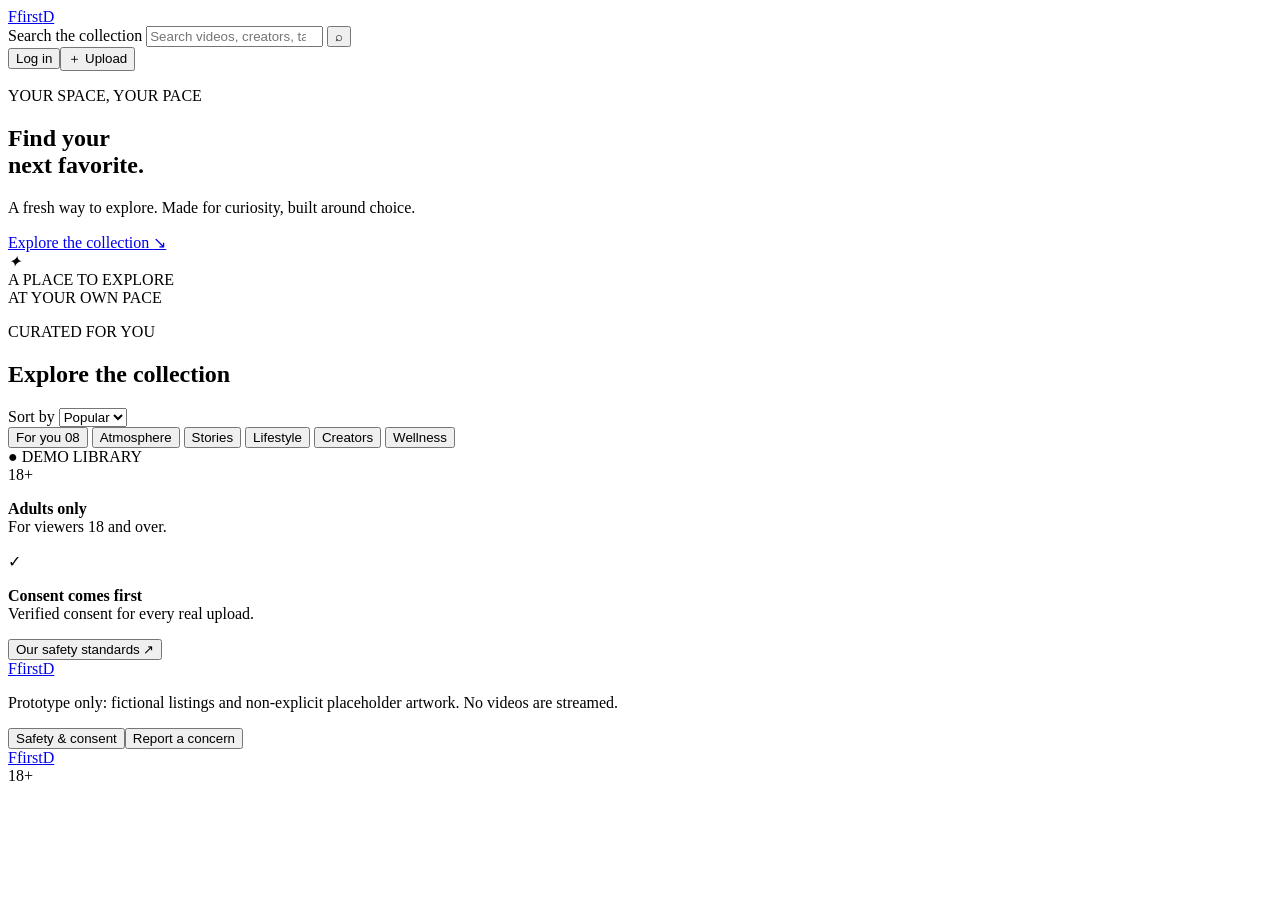
<file: firstd-appdeploy/index.html>
<!doctype html>
<html lang="en">
  <head>
    <meta charset="UTF-8" />
    <meta name="viewport" content="width=device-width, initial-scale=1.0" />
    <title>FirstD — Find your next favorite</title>
    <meta
      name="description"
      content="Explore FirstD's fictional demo library, with account-backed profiles and reports."
    />
    <meta name="theme-color" content="#111016" />
    <link rel="manifest" href="/manifest.webmanifest" />
    <link rel="icon" href="/resources/firstd.svg" type="image/svg+xml" />
    <link rel="preconnect" href="https://fonts.googleapis.com" />
    <link rel="preconnect" href="https://fonts.gstatic.com" crossorigin />
    <link
      href="https://fonts.googleapis.com/css2?family=DM+Sans:wght@400;500;600;700&family=Space+Grotesk:wght@400;500;600;700&display=swap"
      rel="stylesheet"
    />
  </head>
  <body>
    <header class="topbar">
      <a class="brand" href="#" aria-label="FirstD home"
        ><span class="brand-mark">F</span>first<span class="accent">D</span></a
      >
      <form class="search" id="search-form" role="search">
        <label class="sr-only" for="search">Search the collection</label>
        <input
          id="search"
          type="search"
          placeholder="Search videos, creators, tags..."
          autocomplete="off"
        />
        <button aria-label="Search" type="submit">⌕</button>
      </form>
      <div class="account-actions">
        <button class="account-button" id="login-open" type="button">
          Log in</button
        ><button class="account-button" id="account-open" type="button" hidden>
          Account</button
        ><button
          class="account-button signed-in"
          id="logout"
          type="button"
          hidden
        >
          Sign out</button
        ><button class="upload" id="upload-open" type="button">
          <span aria-hidden="true">＋</span> Upload
        </button>
      </div>
    </header>

    <main>
      <section class="hero">
        <div class="hero-copy">
          <p class="eyebrow">
            <span class="status-dot"></span> YOUR SPACE, YOUR PACE
          </p>
          <h1>Find your<br /><span class="accent">next favorite.</span></h1>
          <p>
            A fresh way to explore. Made for curiosity, built around choice.
          </p>
          <a class="hero-link" href="#discover"
            >Explore the collection <span aria-hidden="true">↘</span></a
          >
        </div>
        <div class="hero-art" aria-hidden="true">
          <div class="disc"></div>
          <i>✦</i>
        </div>
        <div class="hero-note">
          A PLACE TO EXPLORE<br /><span>AT YOUR OWN PACE</span>
        </div>
      </section>

      <section id="discover" class="collection">
        <div class="section-title">
          <div>
            <p class="eyebrow">CURATED FOR YOU</p>
            <h2>Explore the collection</h2>
          </div>
          <label class="sort"
            >Sort by
            <select id="sort">
              <option value="popular">Popular</option>
              <option value="newest">Newest</option>
              <option value="title">A–Z</option>
            </select>
          </label>
        </div>
        <nav id="categories" class="categories" aria-label="Filter by category">
          <button class="chip active" aria-pressed="true" data-category="All">
            For you <span>08</span>
          </button>
          <button class="chip" aria-pressed="false" data-category="Atmosphere">
            Atmosphere
          </button>
          <button class="chip" aria-pressed="false" data-category="Stories">
            Stories
          </button>
          <button class="chip" aria-pressed="false" data-category="Lifestyle">
            Lifestyle
          </button>
          <button class="chip" aria-pressed="false" data-category="Creators">
            Creators
          </button>
          <button class="chip" aria-pressed="false" data-category="Wellness">
            Wellness
          </button>
        </nav>
        <div class="result-line">
          <span id="result-count" aria-live="polite"></span
          ><span class="demo-tag">● DEMO LIBRARY</span>
        </div>
        <div class="grid" id="grid"></div>
        <div class="empty" id="empty" hidden>
          <span aria-hidden="true">⌕</span>
          <h3>No matches this time</h3>
          <p>Try another search or choose a different category.</p>
          <button class="link-button" id="clear">Clear filters</button>
        </div>
      </section>

      <section class="trust" aria-label="Community standards">
        <div>
          <span class="trust-icon">18+</span>
          <p><strong>Adults only</strong><br />For viewers 18 and over.</p>
        </div>
        <div>
          <span class="trust-icon">✓</span>
          <p>
            <strong>Consent comes first</strong><br />Verified consent for every
            real upload.
          </p>
        </div>
        <button class="outline-button" id="standards-open" type="button">
          Our safety standards <span>↗</span>
        </button>
      </section>
    </main>

    <footer>
      <a class="brand footer-brand" href="#"
        ><span class="brand-mark">F</span>first<span class="accent">D</span></a
      >
      <p>
        Prototype only: fictional listings and non-explicit placeholder artwork.
        No videos are streamed.
      </p>
      <div>
        <button id="footer-standards" type="button">Safety &amp; consent</button
        ><button id="footer-report" type="button">Report a concern</button>
      </div>
    </footer>

    <dialog
      class="dialog form-dialog"
      id="account-dialog"
      aria-labelledby="account-title"
    >
      <form method="dialog">
        <button class="close" aria-label="Close">×</button>
      </form>
      <p class="eyebrow accent">YOUR FIRSTD ACCOUNT</p>
      <h2 id="account-title">Account</h2>
      <p class="intro" id="account-email">Signed in to FirstD</p>
      <form id="profile-form">
        <label for="profile-name">Display name</label>
        <input
          id="profile-name"
          type="text"
          maxlength="80"
          required
          autocomplete="nickname"
        />
        <button class="primary" type="submit">Save profile</button>
      </form>
      <section class="account-reports" aria-labelledby="reports-title">
        <h3 id="reports-title">My reports</h3>
        <ul id="report-list">
          <li>Sign in to view your reports.</li>
        </ul>
      </section>
    </dialog>

    <div
      class="age-backdrop"
      id="age-gate"
      role="dialog"
      aria-modal="true"
      aria-labelledby="age-title"
    >
      <div class="age-card">
        <a class="brand" href="#"
          ><span class="brand-mark">F</span>first<span class="accent"
            >D</span
          ></a
        >
        <div class="age-symbol">18<span>+</span></div>
</file>
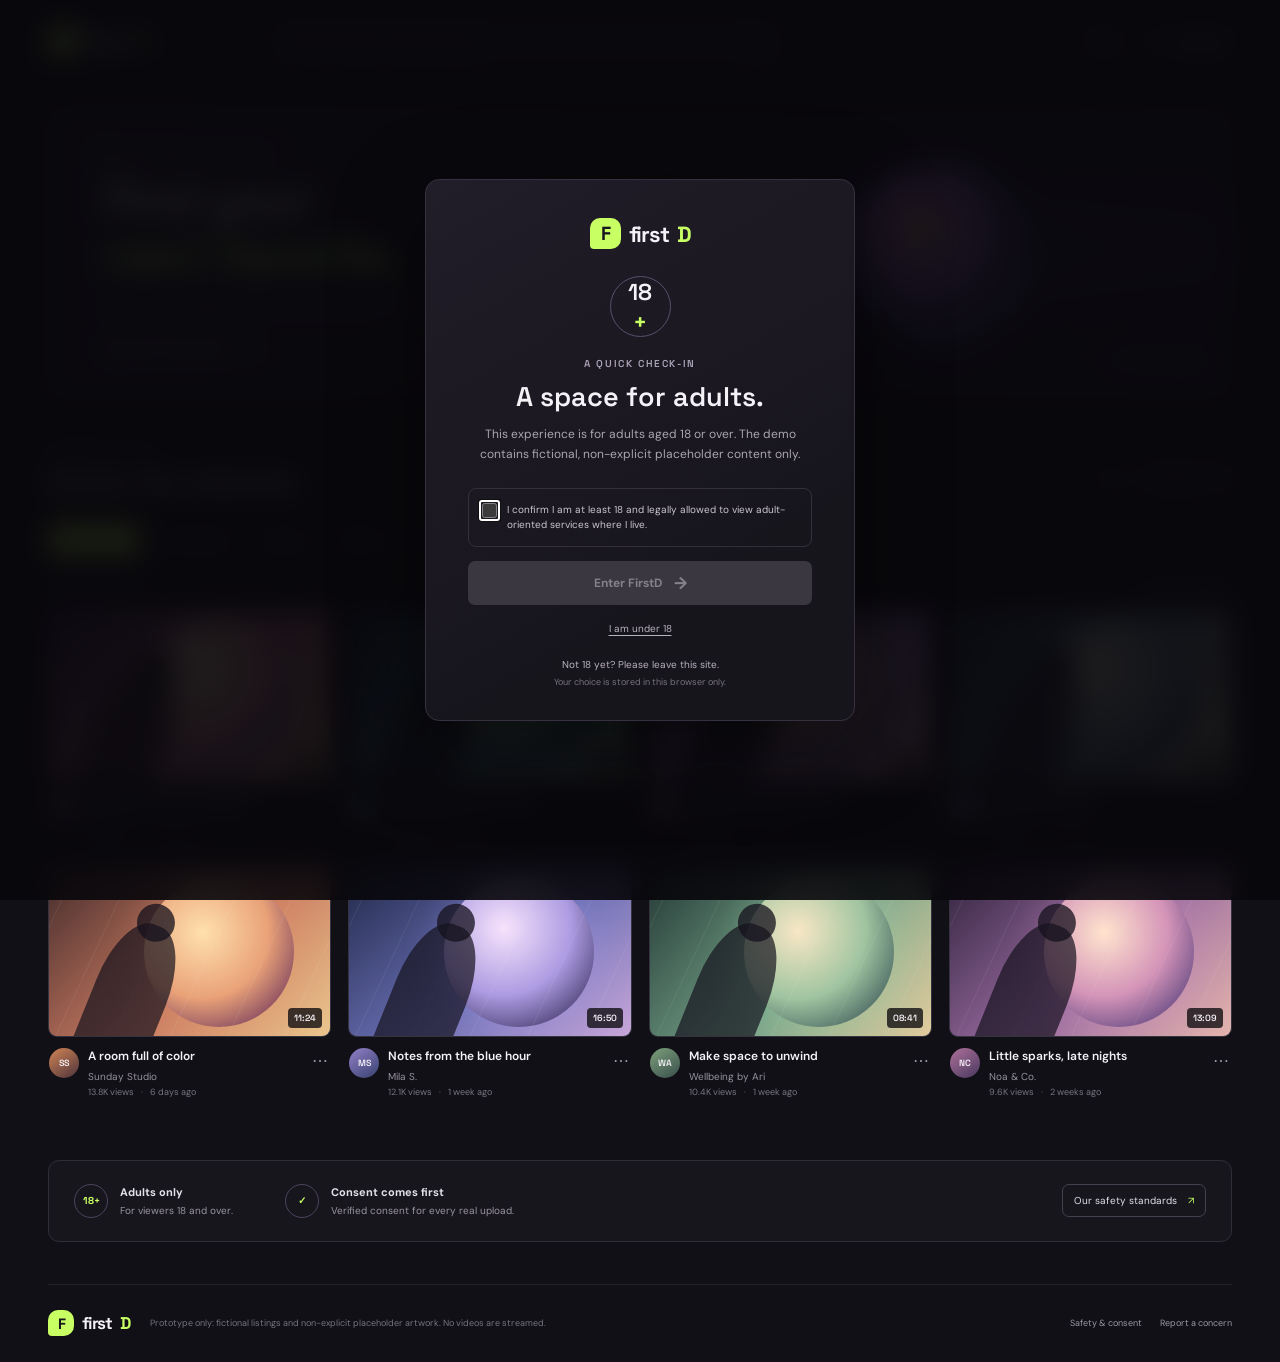
<file: firstd-website/index.html>
<!doctype html>
<html lang="en">
<head>
  <meta charset="utf-8">
  <meta name="viewport" content="width=device-width, initial-scale=1">
  <meta name="theme-color" content="#111016">
  <link rel="manifest" href="manifest.webmanifest">
  <link rel="icon" href="icons/firstd.svg" type="image/svg+xml">
  <meta name="apple-mobile-web-app-capable" content="yes">
  <meta name="apple-mobile-web-app-status-bar-style" content="black-translucent">
  <meta name="apple-mobile-web-app-title" content="FirstD">
  <meta name="description" content="FirstD is an original adult-oriented discovery site prototype with fictional, non-explicit demo listings.">
  <title>FirstD — Find your next favorite</title>
  <link rel="stylesheet" href="styles.css">
  <script src="app.js" defer></script>
</head>
<body>
  <header class="topbar">
    <a class="brand" href="#" aria-label="FirstD home"><span class="brand-mark">F</span>first<span class="accent">D</span></a>
    <form class="search" id="search-form" role="search">
      <label class="sr-only" for="search">Search the collection</label>
      <input id="search" type="search" placeholder="Search videos, creators, tags..." autocomplete="off">
      <button aria-label="Search" type="submit">⌕</button>
    </form>
    <div class="account-actions"><button class="account-button" id="login-open" type="button">Log in</button><button class="account-button signed-in" id="logout" type="button" hidden>Sign out</button><button class="upload" id="upload-open" type="button"><span aria-hidden="true">＋</span> Upload</button></div>
  </header>

  <main>
    <section class="hero">
      <div class="hero-copy">
        <p class="eyebrow"><span class="status-dot"></span> YOUR SPACE, YOUR PACE</p>
        <h1>Find your<br><span class="accent">next favorite.</span></h1>
        <p>A fresh way to explore. Made for curiosity, built around choice.</p>
        <a class="hero-link" href="#discover">Explore the collection <span aria-hidden="true">↘</span></a>
      </div>
      <div class="hero-art" aria-hidden="true"><div class="disc"></div><i>✦</i></div>
      <div class="hero-note">A PLACE TO EXPLORE<br><span>AT YOUR OWN PACE</span></div>
    </section>

    <section id="discover" class="collection">
      <div class="section-title">
        <div><p class="eyebrow">CURATED FOR YOU</p><h2>Explore the collection</h2></div>
        <label class="sort">Sort by
          <select id="sort">
            <option value="popular">Popular</option>
            <option value="newest">Newest</option>
            <option value="title">A–Z</option>
          </select>
        </label>
      </div>
      <nav id="categories" class="categories" aria-label="Filter by category">
        <button class="chip active" aria-pressed="true" data-category="All">For you <span>08</span></button>
        <button class="chip" aria-pressed="false" data-category="Atmosphere">Atmosphere</button>
        <button class="chip" aria-pressed="false" data-category="Stories">Stories</button>
        <button class="chip" aria-pressed="false" data-category="Lifestyle">Lifestyle</button>
        <button class="chip" aria-pressed="false" data-category="Creators">Creators</button>
        <button class="chip" aria-pressed="false" data-category="Wellness">Wellness</button>
      </nav>
      <div class="result-line"><span id="result-count" aria-live="polite"></span><span class="demo-tag">● DEMO LIBRARY</span></div>
      <div class="grid" id="grid"></div>
      <div class="empty" id="empty" hidden>
        <span aria-hidden="true">⌕</span><h3>No matches this time</h3>
        <p>Try another search or choose a different category.</p><button class="link-button" id="clear">Clear filters</button>
      </div>
    </section>

    <section class="trust" aria-label="Community standards">
      <div><span class="trust-icon">18+</span><p><strong>Adults only</strong><br>For viewers 18 and over.</p></div>
      <div><span class="trust-icon">✓</span><p><strong>Consent comes first</strong><br>Verified consent for every real upload.</p></div>
      <button class="outline-button" id="standards-open" type="button">Our safety standards <span>↗</span></button>
    </section>
  </main>

  <footer>
    <a class="brand footer-brand" href="#"><span class="brand-mark">F</span>first<span class="accent">D</span></a>
    <p>Prototype only: fictional listings and non-explicit placeholder artwork. No videos are streamed.</p>
    <div><button id="footer-standards" type="button">Safety &amp; consent</button><button id="footer-report" type="button">Report a concern</button></div>
  </footer>

  <dialog class="dialog form-dialog auth-dialog" id="login-dialog" aria-labelledby="login-title">
    <form method="dialog"><button class="close" aria-label="Close">×</button></form>
    <p class="eyebrow accent">WELCOME BACK</p><h2 id="login-title">Log in to FirstD</h2>
    <p class="intro">Demo only. This prototype does not verify accounts or send credentials to a server.</p>
    <form id="login-form">
      <label for="login-email">Email</label>
      <input id="login-email" type="email" autocomplete="username" required placeholder="you@example.com">
      <label for="login-password">Password</label>
      <input id="login-password" type="password" autocomplete="current-password" required minlength="1" placeholder="Any value for this demo">
      <p class="form-note">Your password is used only to complete this demo form. It is not stored or transmitted.</p>
      <button class="primary" type="submit">Continue <span>→</span></button>
    </form>
  </dialog>

  <div class="age-backdrop" id="age-gate" role="dialog" aria-modal="true" aria-labelledby="age-title">
    <div class="age-card">
      <a class="brand" href="#"><span class="brand-mark">F</span>first<span class="accent">D</span></a>
      <div class="age-symbol">18<span>+</span></div>
      <p class="eyebrow accent">A QUICK CHECK-IN</p>
      <h2 id="age-title">A space for adults.</h2>
      <p class="age-copy">This experience is for adults aged 18 or over. The demo contains fictional, non-explicit placeholder content only.</p>
      <label class="age-check"><input id="age-check" type="checkbox"><span>I confirm I am at least 18 and legally allowed to view adult-oriented services where I live.</span></label>
      <button class="primary" id="age-enter" type="button" disabled>Enter FirstD <span>→</span></button>
      <button class="decline" id="age-decline" type="button">I am under 18</button>
      <p class="age-exit">Not 18 yet? Please leave this site.</p>
      <p class="age-privacy">Your choice is stored in this browser only.</p>
    </div>
  </div>

  <div class="age-backdrop" id="blocked-gate" role="dialog" aria-modal="true" aria-labelledby="blocked-title" hidden>
    <div class="age-card">
      <a class="brand" href="#"><span class="brand-mark">F</span>first<span class="accent">D</span></a>
      <div class="age-symbol">18<span>+</span></div>
      <h2 id="blocked-title">This space is for adults.</h2>
      <p class="age-copy">You need to confirm that you are 18 or over to continue.</p>
      <button class="primary" id="return-age" type="button">Return to age check <span>→</span></button>
    </div>
  </div>

  <dialog class="dialog video-dialog" id="video-dialog" aria-labelledby="detail-title">
    <form method="dialog"><button class="close" aria-label="Close">×</button></form>
    <div class="player" id="player"><span class="play-icon">▶</span><span class="player-label">NON-EXPLICIT DEMO PREVIEW</span></div>
    <div class="detail">
      <div class="detail-line"><span id="detail-category"></span><span id="detail-duration"></span></div>
      <h2 id="detail-title"></h2><p id="detail-creator" class="detail-creator"></p>
      <p id="detail-description" class="description"></p>
      <div class="detail-actions"><button class="outline-button" id="detail-report" type="button">⚑ Report this listing</button><span>Sample listing · no media is streamed</span></div>
    </div>
  </dialog>

  <dialog class="dialog form-dialog" id="report-dialog" aria-labelledby="report-title">
    <form method="dialog"><button class="close" aria-label="Close">×</button></form>
    <p class="eyebrow accent">COMMUNITY SAFETY</p><h2 id="report-title">Report a concern</h2>
    <p class="intro">Tell us why this listing needs attention. Reports help keep a community safe.</p>
    <form id="report-form">
      <label for="report-reason">Reason for report</label>
      <select id="report-reason" required>
        <option value="">Choose a reason</option>
        <option>Non-consensual or intimate content</option>
        <option>Person may be under 18</option>
        <option>Copyright or ownership concern</option>
        <option>Misleading or harmful listing</option>
        <option>Other safety concern</option>
      </select>
      <label for="report-details">Additional details <span>(optional)</span></label>
      <textarea id="report-details" rows="3" maxlength="500" placeholder="Share only information relevant to your report."></textarea>
      <p class="form-note">Prototype only: the report stays in your browser and is not sent to a moderation team.</p>
      <button class="primary" type="submit">Submit demo report</button>
    </form>
  </dialog>

  <dialog class="dialog form-dialog" id="upload-dialog" aria-labelledby="upload-title">
    <form method="dialog"><button class="close" aria-label="Close">×</button></form>
    <p class="eyebrow accent">CREATOR SAFETY</p><h2 id="upload-title">Before you share</h2>
    <p class="intro">Uploads are not enabled in this prototype. Any future user-upload platform should require:</p>
    <ul class="standards-list">
      <li><strong>Everyone depicted is 18+.</strong> Reliably verify age before publication.</li>
      <li><strong>Documented informed consent</strong> from every person shown, including permission to distribute.</li>
      <li><strong>Ownership or a valid license</strong> for every submitted work.</li>
      <li><strong>Clear, prompt reporting and takedown</strong> for illegal or non-consensual content.</li>
    </ul>
    <p class="form-note">This demo does not accept, store, or publish uploads. A real service needs robust age and consent checks plus staffed moderation before launch.</p>
    <button class="primary" id="upload-close" type="button">I understand</button>
  </dialog>

  <dialog class="dialog form-dialog" id="standards-dialog" aria-labelledby="standards-title">
    <form method="dialog"><button class="close" aria-label="Close">×</button></form>
    <p class="eyebrow accent">FIRSTD COMMUNITY</p><h2 id="standards-title">Safety, consent &amp; reporting</h2>
    <p class="intro">A responsible user-upload platform puts people first. This prototype is designed around these standards:</p>
    <ul class="standards-list">
      <li><strong>Adults only:</strong> verify age for all creators and everyone depicted; no minors, ever.</li>
      <li><strong>Explicit consent:</strong> documented permission to record and distribute from every person depicted.</li>
      <li><strong>Respect ownership:</strong> uploaders own or have permission to publish submissions.</li>
      <li><strong>Easy reporting:</strong> clear, accessible channels for urgent safety and takedown concerns.</li>
      <li><strong>Active moderation:</strong> trained human review, timely escalation, and transparent decisions.</li>
    </ul>
    <p class="form-note">No uploads, real videos, or moderation backend are connected to this demo.</p>
    <button class="primary" id="standards-close" type="button">Got it</button>
  </dialog>
  <div class="toast" id="toast" role="status" aria-live="polite"></div>
</body>
</html>
</file>
<file: firstd-website/styles.css>
@import url("https://fonts.googleapis.com/css2?family=DM+Sans:wght@400;500;600;700&family=Space+Grotesk:wght@400;500;600;700&display=swap");

:root{color-scheme:dark;--bg:#111016;--surface:#19171f;--raised:#211e28;--line:#302d38;--muted:#9995a2;--text:#f4f1f7;--lime:#c8ff63;--purple:#9c78ff;--sans:"DM Sans","Segoe UI",sans-serif;--display:"Space Grotesk","Segoe UI",sans-serif}
*{box-sizing:border-box}html{scroll-behavior:smooth}body{margin:0;padding:0 48px;background:var(--bg);color:var(--text);font:14px var(--sans)}button,input,select,textarea{font:inherit;color:inherit}button,a,select{ -webkit-tap-highlight-color:transparent}button{cursor:pointer}a{color:inherit;text-decoration:none}.accent{color:var(--lime)}.sr-only{position:absolute;width:1px;height:1px;padding:0;margin:-1px;overflow:hidden;clip:rect(0,0,0,0);white-space:nowrap;border:0}
body>header,main,footer{max-width:1344px;margin-left:auto;margin-right:auto}
.topbar{min-height:82px;display:grid;grid-template-columns:190px minmax(220px,510px) 1fr;gap:32px;align-items:center;border-bottom:1px solid rgba(255,255,255,.06)}
.brand{display:inline-flex;align-items:center;gap:8px;width:max-content;font:700 22px var(--display);letter-spacing:-1.2px}.brand-mark{display:grid;place-items:center;width:31px;height:31px;border-radius:10px 10px 10px 4px;background:var(--lime);color:#17151d;font:700 19px var(--display)}
.search{position:relative}.search input{width:100%;height:44px;padding:0 47px 0 16px;border:1px solid #302d37;border-radius:8px;background:#1a1820;outline:none}.search input:focus{border-color:#8875b2}.search input::placeholder{color:#77727f}.search button{position:absolute;right:5px;top:4px;width:35px;height:35px;border:0;background:none;color:#aaa5b1;font-size:27px}
.upload{justify-self:end;border:0;background:none;color:#ddd9e3;font-weight:600}.upload:hover{color:var(--lime)}.upload span{margin-right:6px;color:var(--lime);font-size:20px;vertical-align:-1px}
.hero{position:relative;display:flex;align-items:center;min-height:285px;margin:27px auto 48px;padding:38px 54px;overflow:hidden;isolation:isolate;border:1px solid #2e2939;border-radius:15px;background:radial-gradient(ellipse at 76% 48%,rgba(137,96,197,.24),transparent 38%),linear-gradient(110deg,#221e2b,#1a1721 62%,#211b2b)}
.hero-copy{z-index:2}.eyebrow{margin:0 0 12px;color:#aaa2b7;font:600 10px var(--display);letter-spacing:1.6px}.status-dot{display:inline-block;width:7px;height:7px;margin-right:8px;border-radius:50%;background:var(--lime);box-shadow:0 0 13px #c8ff6380}
.hero h1{margin:0;font:600 clamp(36px,4.2vw,50px)/1.1 var(--display);letter-spacing:-2.4px}.hero-copy>p:not(.eyebrow){margin:14px 0 21px;color:#aaa5b2;font-size:13px}.hero-link{font-size:12px;font-weight:600}.hero-link span{margin-left:12px;color:var(--lime);font-size:18px}
.hero-art{position:absolute;inset:0 0 0 46%;overflow:hidden}.disc{position:absolute;top:50%;left:54%;width:180px;height:180px;transform:translate(-50%,-50%);border:1px solid #b5a2d633;border-radius:50%;background:radial-gradient(circle at 41% 36%,#f6c98d 0 4%,#c883e1 19%,#7255ad 48%,#282438 69%,#a68eff 71%,#6b5793 73%,#201d2a 76%);box-shadow:0 0 50px #a682ff33}.disc:after{content:"";position:absolute;top:50%;left:50%;width:18px;height:18px;transform:translate(-50%,-50%);border:5px solid #574179;border-radius:50%;background:#e8d9ff}.hero-art:before,.hero-art:after{content:"";position:absolute;top:50%;left:54%;width:350px;height:150px;transform:translate(-50%,-50%) rotate(36deg);border:1px solid #c8ff6324;border-radius:50%}.hero-art:after{width:410px;height:210px;transform:translate(-50%,-50%) rotate(-53deg);border-color:#cab2ff20}.hero-art i{position:absolute;top:23%;left:21%;color:var(--lime);font-size:18px}.hero-note{position:absolute;right:24px;bottom:20px;color:#aaa2b7;font:600 8px/1.7 var(--display);letter-spacing:1.3px;text-align:right}.hero-note span{color:#696473}
.section-title{display:flex;justify-content:space-between;align-items:end}.section-title .eyebrow{margin-bottom:7px}.section-title h2{margin:0;font:600 25px var(--display);letter-spacing:-.8px}.sort{display:flex;align-items:center;gap:9px;padding-bottom:3px;color:var(--muted);font-size:11px}.sort select{min-width:92px;padding:8px 10px;border:1px solid var(--line);border-radius:7px;background:var(--surface);font-size:11px}
.categories{display:flex;gap:9px;margin:25px 0 22px;padding-bottom:3px;overflow-x:auto;scrollbar-width:none}.categories::-webkit-scrollbar{display:none}.chip{flex:0 0 auto;padding:9px 14px;border:1px solid #302d37;border-radius:8px;background:transparent;color:#aaa6b1;font-size:11px}.chip:hover{border-color:#777083;color:var(--text)}.chip.active{border-color:var(--lime);background:var(--lime);color:#171a10;font-weight:700}.chip span{margin-left:5px;opacity:.65;font-size:9px}
.result-line{display:flex;justify-content:space-between;align-items:center;margin:0 1px 14px;color:#9d99a5;font-size:11px}.result-line span:first-child{margin:0}.demo-tag{font:600 9px var(--display);letter-spacing:1px}.demo-tag:first-letter{color:var(--lime)}
.grid{display:grid;grid-template-columns:repeat(4,minmax(0,1fr));gap:26px 17px}.card{min-width:0;cursor:pointer}.thumbnail{position:relative;aspect-ratio:1.67/1;overflow:hidden;border:1px solid #ffffff12;border-radius:9px;background:#262332;transition:transform .18s,border-color .18s}.card:hover .thumbnail,.card:focus-visible .thumbnail{transform:translateY(-2px);border-color:#c8ff6375}
.thumb-art{position:absolute;inset:0;overflow:hidden;background:var(--bg-art)}.thumb-art:before{content:"";position:absolute;width:150px;height:150px;right:13%;top:50%;transform:translateY(-50%);border-radius:50%;background:var(--object);box-shadow:0 0 42px var(--glow)}.thumb-art:after{content:"";position:absolute;inset:0;opacity:.3;background:repeating-linear-gradient(115deg,transparent 0 24px,#ffffff38 25px,transparent 26px 52px)}.silhouette{position:absolute;z-index:1;left:15%;bottom:-44px;width:74px;height:160px;transform:rotate(22deg);border-radius:45% 45% 8px 8px;background:#14111cb0}.silhouette:after{content:"";position:absolute;top:-21px;left:15px;width:38px;height:38px;border-radius:50%;background:#14111cc0}
.art-1{--bg-art:linear-gradient(135deg,#392245,#bb6f88 56%,#f4bb82);--object:radial-gradient(circle at 34% 32%,#ffe9c8,#e89c9a 46%,#885c9b 75%);--glow:#f6aec355}.art-2{--bg-art:linear-gradient(125deg,#152e40,#4b8c97 54%,#b5d4b0);--object:radial-gradient(circle at 42% 39%,#f8e6c0,#86c5b6 48%,#38637d 75%);--glow:#71d7d055}.art-3{--bg-art:linear-gradient(145deg,#402b56,#b087c8 54%,#efb3bd);--object:radial-gradient(circle at 40% 36%,#fff0db,#d8a6c5 49%,#71568d 77%);--glow:#ca99ec55}.art-4{--bg-art:linear-gradient(125deg,#172d3a,#64879a 56%,#d6c9a1);--object:radial-gradient(circle at 35% 32%,#eae9d3,#7fa2ab 52%,#364a67 78%);--glow:#9bcdd055}.art-5{--bg-art:linear-gradient(135deg,#452c2c,#c97a61 55%,#ebc68d);--object:radial-gradient(circle at 39% 37%,#ffe0ad,#e9a278 50%,#8c4f62 79%);--glow:#ee9c6955}.art-6{--bg-art:linear-gradient(140deg,#22294a,#686eb2 54%,#c8a6d9);--object:radial-gradient(circle at 40% 34%,#f7e3fc,#ad9ce2 50%,#594d83 79%);--glow:#b3a1ff55}.art-7{--bg-art:linear-gradient(130deg,#243a36,#77a48a 55%,#e2cc9e);--object:radial-gradient(circle at 36% 36%,#f8e7c5,#a0c4a0 50%,#57756c 78%);--glow:#ace4ae55}.art-8{--bg-art:linear-gradient(135deg,#33253f,#986a9f 53%,#e5b5ad);--object:radial-gradient(circle at 40% 37%,#ffe4ce,#d494b8 49%,#76558b 78%);--glow:#de96cc55}
.duration{position:absolute;z-index:2;right:8px;bottom:8px;padding:4px 6px;border-radius:4px;background:#0c0b0fc7;font:600 9px var(--display)}.play{position:absolute;z-index:2;top:50%;left:50%;display:grid;place-items:center;width:40px;height:40px;transform:translate(-50%,-50%) scale(.85);border:1px solid #ffffff70;border-radius:50%;background:#14101a80;opacity:0;transition:.18s}.card:hover .play,.card:focus-visible .play{transform:translate(-50%,-50%) scale(1);opacity:1}
.meta{display:flex;gap:9px;padding:11px 1px 0}.creator-avatar{flex:0 0 auto;display:grid;place-items:center;width:30px;height:30px;border-radius:50%;background:linear-gradient(145deg,var(--av1),var(--av2));font:600 9px var(--display)}.av-1{--av1:#8d4e76;--av2:#36263f}.av-2{--av1:#468b87;--av2:#243950}.av-3{--av1:#bb776a;--av2:#503c73}.av-4{--av1:#7384a3;--av2:#3b455f}.av-5{--av1:#d28556;--av2:#4d333b}.av-6{--av1:#9480c8;--av2:#36426f}.av-7{--av1:#7da07a;--av2:#394f4d}.av-8{--av1:#ae719b;--av2:#49385e}.copy{flex:1;min-width:0}.title{margin:0 0 5px;overflow:hidden;font-size:12px;font-weight:600;line-height:1.45;text-overflow:ellipsis;white-space:nowrap}.creator{margin:0 0 3px;color:#96919d;font-size:10px}.stats{display:flex;gap:7px;color:#787480;font-size:9px}.more{flex:0 0 auto;width:24px;height:26px;border:0;background:none;color:#9994a0;font-size:16px}.empty{padding:62px 10px 70px;text-align:center}.empty>span{color:var(--purple);font-size:35px}.empty h3{margin:12px 0 7px;font:600 18px var(--display)}.empty p{color:var(--muted);font-size:12px}.link-button{border:0;background:none;color:var(--lime);font-size:12px}
.trust{display:flex;align-items:center;gap:52px;margin:62px auto 42px;padding:22px 25px;border:1px solid #302d37;border-radius:11px;background:#18161d}.trust>div{display:flex;align-items:center;gap:12px}.trust-icon{display:grid;place-items:center;width:34px;height:34px;border:1px solid #4d435e;border-radius:50%;color:var(--lime);font:700 10px var(--display)}.trust p{margin:0;color:#9995a2;font-size:10px;line-height:1.7}.trust strong{color:#e4e0e9;font-size:11px}.outline-button{padding:9px 11px;border:1px solid #45404e;border-radius:7px;background:transparent;color:#e3dfea;font-size:10px}.outline-button:hover{border-color:#8e7aab}.trust>.outline-button{margin-left:auto}.outline-button span{margin-left:8px;color:var(--lime)}
footer{display:flex;align-items:center;gap:20px;min-height:78px;border-top:1px solid #ffffff12}.footer-brand{font-size:17px}.footer-brand .brand-mark{width:26px;height:26px;font-size:15px}footer>p{flex:1;margin:0;color:#77727f;font-size:9px}footer>div{display:flex;gap:18px}footer button{padding:5px 0;border:0;background:none;color:#9c97a4;font-size:9px}footer button:hover{color:var(--lime)}
.age-backdrop{position:fixed;z-index:30;inset:0;display:grid;align-items:start;justify-items:center;overflow-y:auto;padding:20px;background:#08070be8;backdrop-filter:blur(13px)}[hidden]{display:none!important}.age-card{width:min(100%,430px);margin:auto 0;padding:38px 42px 32px;border:1px solid #37313f;border-radius:14px;background:linear-gradient(150deg,#211d29,#17151c 72%);box-shadow:0 24px 90px #0000007a;text-align:center}.age-card>.brand{margin:0 auto 27px}.age-symbol{display:grid;place-items:center;width:61px;height:61px;margin:0 auto 20px;border:1px solid #57506a;border-radius:50%;font:600 23px var(--display)}.age-symbol span{color:var(--lime)}.age-card .eyebrow{margin-bottom:9px}.age-card h2{margin:0 0 11px;font:600 27px var(--display)}.age-copy{margin:0 0 23px;color:#aaa5b2;font-size:12px;line-height:1.65}.age-check{display:flex;align-items:flex-start;gap:10px;padding:13px;border:1px solid #34303b;border-radius:8px;color:#cbc6d0;font-size:10px;line-height:1.55;text-align:left;cursor:pointer}.age-check input{flex:0 0 auto;width:15px;height:15px;margin:1px 0 0;accent-color:var(--lime)}
.primary{display:flex;align-items:center;justify-content:center;gap:12px;width:100%;min-height:44px;margin-top:14px;padding:10px 16px;border:0;border-radius:7px;background:var(--lime);color:#17190f;font-size:12px;font-weight:700}.primary:disabled{background:#3a3740;color:#85808c;cursor:not-allowed}.primary span{font-size:17px}.age-exit{margin:15px 0 5px;color:#b8b2bf;font-size:10px}.age-privacy{margin:0;color:#77727e;font-size:9px}
.decline{width:100%;margin-top:9px;padding:8px;border:0;background:transparent;color:#b8b2bf;font-size:10px;text-decoration:underline;text-underline-offset:3px}.decline:hover{color:var(--text)}body.gate-active{overflow:hidden}
.dialog{position:fixed;width:min(680px,calc(100% - 32px));max-height:min(90vh,800px);padding:0;overflow:auto;border:1px solid #3b3545;border-radius:13px;background:#19171f;color:var(--text);box-shadow:0 20px 100px #0009}.dialog::backdrop{background:#07060ad4;backdrop-filter:blur(7px)}.close{position:sticky;z-index:3;top:13px;float:right;display:grid;place-items:center;width:31px;height:31px;margin:13px 13px -44px 0;border:1px solid #ffffff30;border-radius:50%;background:#0f0e13bd;font-size:20px}.player{position:relative;display:grid;place-items:center;aspect-ratio:16/8.3;overflow:hidden;background:radial-gradient(ellipse at 62% 50%,#795b8c,#392a45 48%,#17141f 78%)}.player:before{position:absolute;content:"";inset:0;opacity:.35;background:repeating-linear-gradient(130deg,transparent 0 35px,#ffffff1a 36px,transparent 37px 70px)}.play-icon{z-index:1;display:grid;place-items:center;width:54px;height:54px;padding-left:3px;border:1px solid #ffffff8c;border-radius:50%;background:#140f1966}.player-label{position:absolute;bottom:12px;left:15px;color:#ffffffb3;font:600 8px var(--display);letter-spacing:1px}.detail{padding:22px 25px 24px}.detail-line{display:flex;justify-content:space-between;margin-bottom:10px;color:#8f8997;font-size:10px}.detail-line span:first-child{color:var(--lime);font-weight:600}.detail h2,.form-dialog h2{margin:0 0 7px;font:600 22px var(--display)}.detail-creator{margin:0 0 14px;color:#aaa3b2;font-size:11px}.description{margin:0 0 20px;color:#c0bbc6;font-size:12px;line-height:1.6}.detail-actions{display:flex;justify-content:space-between;align-items:center;gap:14px;padding-top:13px;border-top:1px solid #302d37}.detail-actions>span{color:#817b88;font-size:9px;text-align:right}
.form-dialog{width:min(475px,calc(100% - 32px));padding:29px;overflow:visible}.form-dialog>.eyebrow{padding-top:3px}.form-dialog h2{font-size:24px}.intro{margin:10px 0 19px;color:#aaa5b2;font-size:11px;line-height:1.65}.form-dialog label{display:block;margin:14px 0 6px;color:#ddd8e1;font-size:10px;font-weight:600}.form-dialog label span{color:#88828e;font-weight:400}.form-dialog select,.form-dialog textarea{width:100%;padding:10px;border:1px solid #393541;border-radius:6px;outline:none;background:#211e27;color:#e7e3eb;font-size:11px}.form-dialog textarea{resize:vertical;line-height:1.5}.form-dialog select:focus,.form-dialog textarea:focus{border-color:#8e78b0}.form-note{margin:14px 0 0;color:#8c8693;font-size:9px;line-height:1.6}.form-dialog .primary{margin-top:18px}.standards-list{display:grid;gap:12px;margin:0;padding:0 0 0 17px;color:#ada8b3;font-size:11px;line-height:1.6}.standards-list li::marker{color:var(--lime)}.standards-list strong{color:#e4dfe9}.toast{position:fixed;z-index:40;right:24px;bottom:24px;max-width:min(360px,calc(100% - 48px));padding:12px 16px;border:1px solid #5b535f;border-radius:8px;background:#292530;color:#eae6ef;font-size:11px;line-height:1.5;box-shadow:0 10px 35px #0006;opacity:0;transform:translateY(10px);pointer-events:none;transition:.2s}.toast.visible{opacity:1;transform:translateY(0)}
@media(max-width:950px){body{padding:0 28px}.topbar{grid-template-columns:150px minmax(180px,1fr) auto;gap:18px}.grid{grid-template-columns:repeat(3,minmax(0,1fr))}.hero{padding-left:36px}.hero-art{left:42%}.trust{gap:25px}}
@media(max-width:650px){body{padding:0 17px}.topbar{min-height:66px;grid-template-columns:1fr auto;gap:11px;padding:10px 0}.topbar>.brand{font-size:20px}.topbar .search{grid-column:1/-1;grid-row:2}.upload{grid-column:2;grid-row:1;font-size:11px}.hero{min-height:260px;margin:17px auto 36px;padding:30px 23px}.hero h1{max-width:290px;font-size:37px}.hero-copy>p:not(.eyebrow){max-width:260px;font-size:12px;line-height:1.55}.hero-art{left:34%;opacity:.66}.disc{left:64%;width:135px;height:135px}.hero-art:before,.hero-art:after{left:64%}.hero-note{right:13px;bottom:12px;font-size:7px}.section-title{align-items:center}.section-title h2{font-size:21px}.sort{gap:5px;font-size:9px}.sort select{min-width:77px;padding:7px;font-size:10px}.categories{gap:7px;margin:20px 0 17px}.chip{padding:8px 11px;font-size:10px}.grid{grid-template-columns:repeat(2,minmax(0,1fr));gap:21px 11px}.thumbnail{border-radius:7px}.thumb-art:before{width:110px;height:110px}.silhouette{width:57px;height:126px}.meta{gap:6px;padding-top:8px}.creator-avatar{width:25px;height:25px;font-size:8px}.title{font-size:10px}.creator,.stats{font-size:8px}.more{width:17px;font-size:14px}.trust{display:grid;grid-template-columns:1fr 1fr;gap:17px 8px;margin:42px auto 29px;padding:17px 14px}.trust>div{gap:8px}.trust-icon{width:29px;height:29px;font-size:9px}.trust p,.trust strong{font-size:9px}.trust>.outline-button{grid-column:1/-1;justify-self:start;margin:0}.trust .outline-button{margin-left:0}footer{flex-wrap:wrap;gap:9px 14px;padding:15px 0}footer>p{flex:1 1 calc(100% - 130px);line-height:1.5}footer>div{width:100%;justify-content:space-between}.age-card{padding:30px 24px 25px}.age-card h2{font-size:25px}.form-dialog{padding:24px 20px}}
@media(prefers-reduced-motion:reduce){*,*:before,*:after{scroll-behavior:auto!important;transition-duration:.01ms!important}}


/* Login and installable app controls */
.account-actions{justify-self:end;display:flex;align-items:center;gap:14px}
.account-button{padding:8px 11px;border:1px solid #45404e;border-radius:7px;background:transparent;color:#e3dfea;font-size:10px}
.account-button:hover{border-color:var(--lime);color:var(--lime)}
.account-actions .upload{justify-self:auto}
#login-form input{width:100%;padding:11px;border:1px solid #393541;border-radius:6px;outline:none;background:#211e27;color:#e7e3eb;font-size:11px}
#login-form input:focus{border-color:#8e78b0}
@media(max-width:950px){.topbar{grid-template-columns:150px minmax(180px,1fr) auto}.account-actions{gap:8px}}
@media(max-width:650px){.topbar{grid-template-columns:1fr auto}.account-actions{grid-column:2;grid-row:1;gap:6px}.upload{font-size:0}.upload span{font-size:20px;margin:0}.account-button{padding:7px 8px;font-size:9px}.topbar .search{grid-column:1/-1;grid-row:2}}
</file>
